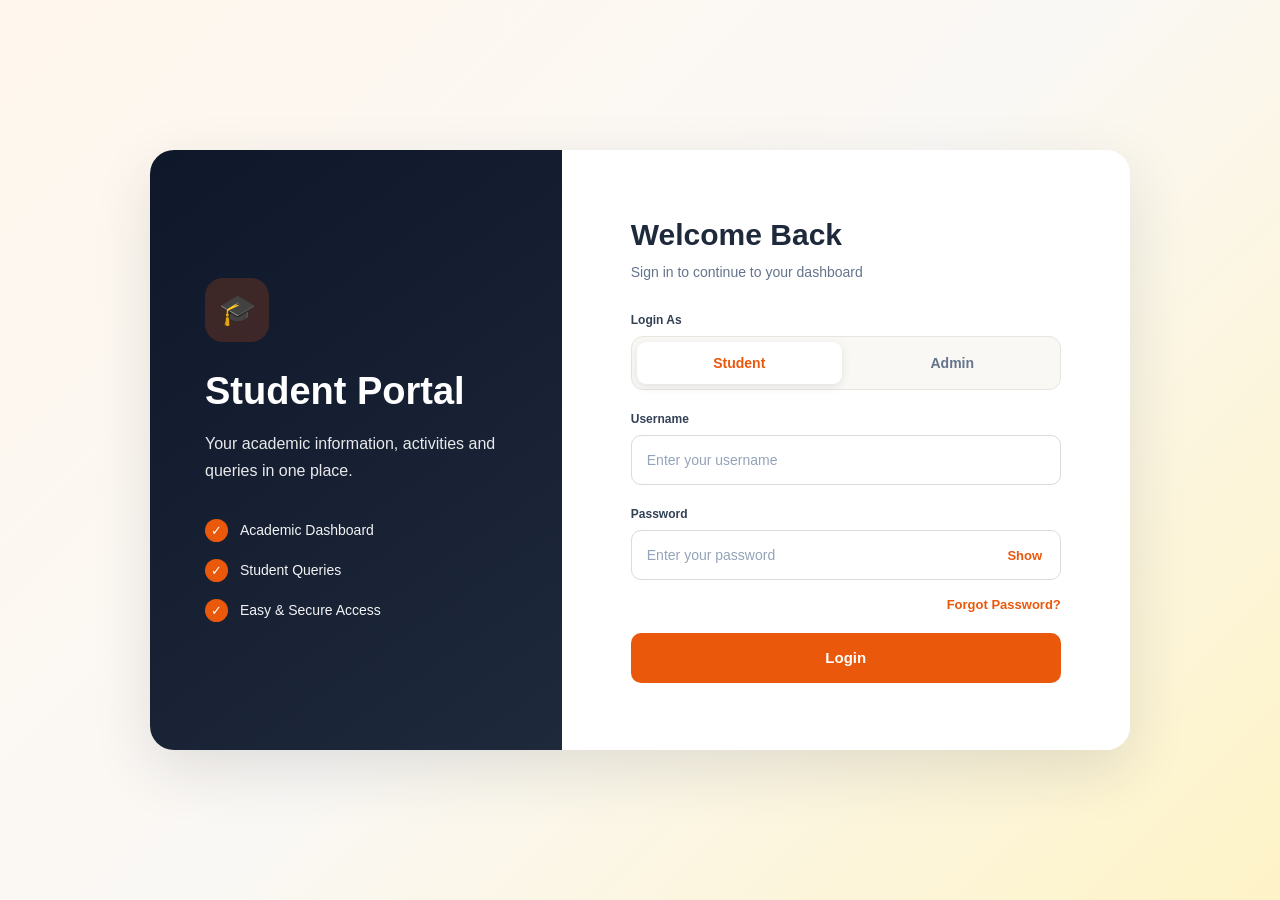
<file: index.html>
<!DOCTYPE html>
<html lang="en">

<head>

    <meta charset="UTF-8">

    <meta
        name="viewport"
        content="width=device-width, initial-scale=1.0"
    >

    <title>Student Portal - Login</title>

    <link
        rel="stylesheet"
        href="style.css"
    >

</head>


<body>

    <div class="login-page">

        <div class="login-card">


            <!-- =====================================
                 LEFT BRAND SECTION
            ====================================== -->

            <div class="login-brand">

                <div class="brand-icon">
                    🎓
                </div>

                <h1>
                    Student Portal
                </h1>

                <p>
                    Your academic information,
                    activities and queries
                    in one place.
                </p>

                <div class="brand-features">

                    <div class="brand-feature">
                        <span>✓</span>
                        Academic Dashboard
                    </div>

                    <div class="brand-feature">
                        <span>✓</span>
                        Student Queries
                    </div>

                    <div class="brand-feature">
                        <span>✓</span>
                        Easy & Secure Access
                    </div>

                </div>

            </div>


            <!-- =====================================
                 RIGHT LOGIN SECTION
            ====================================== -->

            <div class="login-section">

                <div class="login-box">


                    <div class="login-header">

                        <h2>
                            Welcome Back
                        </h2>

                        <p>
                            Sign in to continue
                            to your dashboard
                        </p>

                    </div>


                    <!-- =================================
                         LOGIN ROLE
                    ================================== -->

                    <div class="form-group">

                        <label>
                            Login As
                        </label>


                        <div class="role-selector">

                            <button
                                type="button"
                                id="studentRoleButton"
                                class="role-button active"
                                data-role="student"
                            >
                                Student
                            </button>


                            <button
                                type="button"
                                id="adminRoleButton"
                                class="role-button"
                                data-role="admin"
                            >
                                Admin
                            </button>

                        </div>


                        <input
                            type="hidden"
                            id="role"
                            value="student"
                        >

                    </div>


                    <!-- =================================
                         LOGIN FORM
                    ================================== -->

                    <form
                        id="loginForm"
                        autocomplete="on"
                    >


                        <!-- USERNAME -->

                        <div class="form-group">

                            <label
                                for="username"
                            >
                                Username
                            </label>

                            <input
                                type="text"
                                id="username"
                                name="username"
                                placeholder="Enter your username"
                                autocomplete="username"
                                required
                            >

                        </div>


                        <!-- PASSWORD -->

                        <div class="form-group">

                            <label
                                for="password"
                            >
                                Password
                            </label>


                            <div class="password-wrapper">

                                <input
                                    type="password"
                                    id="password"
                                    name="password"
                                    placeholder="Enter your password"
                                    autocomplete="current-password"
                                    required
                                >


                                <button
                                    type="button"
                                    id="passwordToggle"
                                    class="password-toggle"
                                >
                                    Show
                                </button>

                            </div>

                        </div>


                        <!-- FORGOT PASSWORD -->

                        <div class="forgot-row">

                            <button
                                type="button"
                                id="forgotPassword"
                                class="forgot-button"
                            >
                                Forgot Password?
                            </button>

                        </div>


                        <!-- LOGIN MESSAGE -->

                        <div
                            id="loginMessage"
                            class="login-message"
                        ></div>


                        <!-- LOGIN BUTTON -->

                        <button
                            type="submit"
                            id="loginButton"
                            class="login-button"
                        >
                            Login
                        </button>
                    </form>
                    </div>
                </div>
            </div>
        </div>
    </div>
    <!-- =========================================
         JAVASCRIPT
    ========================================== -->

    <script
        src="script.js"
    ></script>

</body>

</html>
</file>
<file: style.css>
/* ==========================================
   GLOBAL
========================================== */

* {
    margin: 0;
    padding: 0;
    box-sizing: border-box;
}

html,
body {
    width: 100%;
    min-height: 100%;
}

body {
    font-family: Arial, Helvetica, sans-serif;
    background: #faf8f5;
    color: #1e293b;
}


/* ==========================================
   LOGIN PAGE
========================================== */

.login-page {
    min-height: 100vh;
    display: flex;
    align-items: center;
    justify-content: center;
    padding: 30px;
    background: linear-gradient(
        135deg,
        #fff7ed 0%,
        #faf8f5 50%,
        #fef3c7 100%
    );
}


/* ==========================================
   LOGIN CARD
========================================== */

.login-card {
    width: 100%;
    max-width: 980px;
    min-height: 600px;
    display: grid;
    grid-template-columns: 42% 58%;
    background: #ffffff;
    border-radius: 24px;
    overflow: hidden;
    box-shadow: 0 20px 60px rgba(30, 41, 59, 0.12);
}


/* ==========================================
   LEFT BRAND SECTION
========================================== */

.login-brand {
    display: flex;
    flex-direction: column;
    justify-content: center;
    padding: 55px;
    background: linear-gradient(
        145deg,
        #0f172a,
        #1e293b
    );
    color: #ffffff;
}

.brand-icon {
    width: 64px;
    height: 64px;
    display: flex;
    align-items: center;
    justify-content: center;
    margin-bottom: 28px;
    border-radius: 18px;
    background: rgba(234, 88, 12, 0.20);
    color: #fb923c;
    font-size: 30px;
}

.login-brand h1 {
    margin-bottom: 16px;
    font-size: 38px;
    line-height: 1.15;
    font-weight: 700;
}

.login-brand > p {
    max-width: 340px;
    margin-bottom: 35px;
    font-size: 16px;
    line-height: 1.7;
    color: rgba(255, 255, 255, 0.9);
}


/* ==========================================
   BRAND FEATURES
========================================== */

.brand-features {
    display: flex;
    flex-direction: column;
    gap: 17px;
}

.brand-feature {
    display: flex;
    align-items: center;
    gap: 12px;
    font-size: 14px;
    color: rgba(255, 255, 255, 0.95);
}

.brand-feature span {
    width: 23px;
    height: 23px;
    display: flex;
    align-items: center;
    justify-content: center;
    border-radius: 50%;
    background: #ea580c;
    color: #ffffff;
    font-size: 13px;
}


/* ==========================================
   RIGHT LOGIN SECTION
========================================== */

.login-section {
    display: flex;
    align-items: center;
    justify-content: center;
    padding: 45px;
    background: #ffffff;
}

.login-box {
    width: 100%;
    max-width: 430px;
}


/* ==========================================
   LOGIN HEADER
========================================== */

.login-header {
    margin-bottom: 28px;
}

.login-header h2 {
    margin-bottom: 8px;
    font-size: 30px;
    line-height: 1.2;
    color: #1e293b;
}

.login-header p {
    font-size: 14px;
    line-height: 1.6;
    color: #64748b;
}


/* ==========================================
   FORM GROUP
========================================== */

.form-group {
    width: 100%;
    margin-bottom: 20px;
}

.form-group > label {
    display: block;
    margin-bottom: 9px;
    font-size: 14px;
    font-weight: 600;
    color: #334155;
}


/* ==========================================
   ROLE SELECTOR
========================================== */

.role-selector {
    width: 100%;
    display: grid;
    grid-template-columns: 1fr 1fr;
    gap: 8px;
    padding: 5px;
    margin-bottom: 20px;
    border: 1px solid #e7e5df;
    border-radius: 12px;
    background: #faf8f5;
}

.role-button {
    height: 42px;
    border: none;
    border-radius: 9px;
    background: transparent;
    color: #64748b;
    font-size: 14px;
    font-weight: 600;
    cursor: pointer;
    transition: all 0.2s ease;
}

.role-button:hover {
    color: #ea580c;
}

.role-button.active {
    background: #ffffff;
    color: #ea580c;
    box-shadow: 0 3px 10px rgba(30, 41, 59, 0.1);
}


/* ==========================================
   INPUTS
========================================== */

.form-group input[type="text"],
.form-group input[type="password"] {
    width: 100%;
    height: 50px;
    padding: 0 15px;
    border: 1px solid #d9ddd5;
    border-radius: 10px;
    outline: none;
    background: #ffffff;
    color: #1e293b;
    font-size: 14px;
    transition:
        border-color 0.2s ease,
        box-shadow 0.2s ease;
}

.form-group input[type="text"]:focus,
.form-group input[type="password"]:focus {
    border-color: #ea580c;
    box-shadow: 0 0 0 3px rgba(234, 88, 12, 0.10);
}

.form-group input::placeholder {
    color: #94a3b8;
}


/* ==========================================
   PASSWORD WRAPPER
========================================== */

.password-wrapper {
    position: relative;
    width: 100%;
    display: flex;
    align-items: center;
}

.password-wrapper input {
    padding-right: 70px;
}


/* ==========================================
   PASSWORD SHOW / HIDE
========================================== */

.password-toggle {
    position: absolute;
    top: 50%;
    right: 12px;
    transform: translateY(-50%);

    width: 48px;
    height: 34px;

    border: none;
    border-radius: 7px;

    background: transparent;
    color: #ea580c;

    font-size: 13px;
    font-weight: 600;

    cursor: pointer;
}

.password-toggle:hover {
    background: #fff7ed;
}


/* ==========================================
   FORGOT PASSWORD
========================================== */

.forgot-row {
    display: flex;
    justify-content: flex-end;
    margin-top: -5px;
    margin-bottom: 18px;
}

.forgot-button {
    border: none;
    background: transparent;
    color: #ea580c;
    font-size: 13px;
    font-weight: 600;
    cursor: pointer;
}

.forgot-button:hover {
    text-decoration: underline;
}


/* ==========================================
   LOGIN MESSAGE
========================================== */

.login-message {
    display: none;
    min-height: 20px;
    margin-bottom: 12px;
    padding: 10px 12px;
    border-radius: 8px;
    font-size: 13px;
    line-height: 1.5;
}

.login-message.error {
    display: block;
    background: #fef2f2;
    color: #dc2626;
}

.login-message.success {
    display: block;
    background: #f0fdf4;
    color: #15803d;
}


/* ==========================================
   LOGIN BUTTON
========================================== */

.login-button {
    width: 100%;
    height: 50px;
    border: none;
    border-radius: 10px;

    background: #ea580c;
    color: #ffffff;

    font-size: 15px;
    font-weight: 700;

    cursor: pointer;

    transition:
        background 0.2s ease,
        transform 0.2s ease,
        box-shadow 0.2s ease;
}

.login-button:hover {
    background: #c2410c;
    box-shadow: 0 8px 20px rgba(234, 88, 12, 0.20);
}

.login-button:active {
    transform: translateY(1px);
}

.login-button:disabled {
    opacity: 0.65;
    cursor: not-allowed;
    box-shadow: none;
}

/* ==========================================
   RESPONSIVE - TABLET
========================================== */

@media (max-width: 850px) {

    .login-page {
        padding: 20px;
    }

    .login-card {
        max-width: 650px;
        grid-template-columns: 1fr;
    }

    .login-brand {
        padding: 35px;
    }

    .login-brand h1 {
        font-size: 32px;
    }

    .brand-features {
        flex-direction: row;
        flex-wrap: wrap;
        gap: 12px 22px;
    }

    .login-section {
        padding: 40px 30px;
    }

}


/* ==========================================
   RESPONSIVE - MOBILE
========================================== */

@media (max-width: 550px) {

    .login-page {
        min-height: 100vh;
        padding: 12px;
    }

    .login-card {
        border-radius: 18px;
    }

    .login-brand {
        padding: 30px 25px;
    }

    .brand-icon {
        width: 52px;
        height: 52px;
        margin-bottom: 18px;
        font-size: 25px;
    }

    .login-brand h1 {
        font-size: 28px;
    }

    .login-brand > p {
        margin-bottom: 22px;
        font-size: 14px;
    }

    .brand-features {
        display: none;
    }

    .login-section {
        padding: 30px 22px;
    }

    .login-header h2 {
        font-size: 25px;
    }

    .role-selector {
        margin-bottom: 18px;
    }

}


/* ==========================================
   VERY SMALL SCREENS
========================================== */

@media (max-width: 360px) {

    .login-section {
        padding: 25px 16px;
    }

    .login-brand {
        padding: 25px 20px;
    }

    .login-brand h1 {
        font-size: 25px;
    }

}


/* =========================================================
   STUDENT PORTAL - STUDENT DASHBOARD
   ORANGE + NAVY + CREAM THEME
   ========================================================= */

:root {
    --primary: #ea580c;
    --primary-dark: #c2410c;
    --primary-light: #ffedd5;

    --text: #1e293b;
    --muted: #64748b;

    --border: #e7e5df;
    --background: #faf8f5;
    --white: #ffffff;

    --success: #15803d;
    --success-bg: #dcfce7;

    --warning: #b45309;
    --warning-bg: #fef3c7;

    --accent: #f59e0b;
    --accent-light: #fef3c7;

    --navy: #1e293b;
    --navy-dark: #0f172a;

    --shadow: 0 8px 24px rgba(30, 41, 59, 0.08);
}

html {
    scroll-behavior: smooth;
}

body {
    font-family: Inter, "Segoe UI", Arial, sans-serif;
    background: var(--background);
    color: var(--text);
    line-height: 1.5;
}

a {
    color: inherit;
    text-decoration: none;
}

button,
input,
textarea {
    font: inherit;
}

button {
    cursor: pointer;
}


/* =========================
   LAYOUT
========================= */

.student-layout {
    min-height: 100vh;
    display: flex;
}


/* =========================
   SIDEBAR
========================= */

.sidebar {
    width: 250px;
    min-height: 100vh;
    position: fixed;
    left: 0;
    top: 0;
    bottom: 0;
    background: var(--navy-dark);
    border-right: 1px solid #0b1220;
    display: flex;
    flex-direction: column;
    z-index: 100;
}

.sidebar-logo {
    min-height: 86px;
    padding: 20px 18px;
    display: flex;
    align-items: center;
    gap: 12px;
    border-bottom: 1px solid rgba(255,255,255,0.08);
}

.logo-icon {
    width: 42px;
    height: 42px;
    border-radius: 12px;
    background: var(--primary);
    color: white;
    display: grid;
    place-items: center;
    font-size: 21px;
    font-weight: 800;
}

.sidebar-logo h2 {
    font-size: 17px;
    line-height: 1.2;
    color: #ffffff;
}

.sidebar-logo span {
    display: block;
    margin-top: 3px;
    color: #94a3b8;
    font-size: 12px;
}

.sidebar-nav {
    padding: 18px 12px;
    display: flex;
    flex-direction: column;
    gap: 5px;
}

.nav-item,
.bottom-item {
    min-height: 44px;
    padding: 10px 13px;
    border-radius: 10px;
    display: flex;
    align-items: center;
    gap: 11px;
    color: #cbd5e1;
    font-size: 14px;
    font-weight: 600;
    transition: 0.2s ease;
}

.nav-item:hover,
.bottom-item:hover {
    background: rgba(234, 88, 12, 0.12);
    color: #fb923c;
}

.nav-item.active {
    background: var(--primary);
    color: #ffffff;
}

.nav-icon {
    width: 22px;
    text-align: center;
    font-size: 17px;
}

.sidebar-bottom {
    margin-top: auto;
    padding: 14px 12px 18px;
    border-top: 1px solid rgba(255,255,255,0.08);
}

.logout {
    color: #f87171;
}


/* =========================
   MAIN CONTENT
========================= */

.main-content {
    width: calc(100% - 250px);
    margin-left: 250px;
    min-height: 100vh;
    padding: 28px 34px 50px;
}


/* =========================
   TOP BAR
========================= */

.top-bar {
    min-height: 68px;
    margin-bottom: 24px;
    display: flex;
    align-items: center;
    justify-content: space-between;
    gap: 20px;
}

.page-title h1 {
    font-size: 28px;
    line-height: 1.2;
    letter-spacing: -0.5px;
}

.page-title p {
    margin-top: 6px;
    color: var(--muted);
    font-size: 14px;
}

.student-actions {
    display: flex;
    align-items: center;
    gap: 18px;
}

.notification-button {
    position: relative;
    width: 42px;
    height: 42px;
    border: 1px solid var(--border);
    border-radius: 50%;
    background: white;
    color: var(--navy);
    font-size: 18px;
    display: grid;
    place-items: center;
}

.notification-button:hover {
    background: var(--primary-light);
    color: var(--primary);
}

.notification-dot {
    position: absolute;
    width: 8px;
    height: 8px;
    top: 8px;
    right: 8px;
    border-radius: 50%;
    background: #ef4444;
    border: 2px solid white;
}

.student-profile {
    display: flex;
    align-items: center;
    gap: 10px;
}

.profile-avatar {
    width: 42px;
    height: 42px;
    border-radius: 50%;
    background: var(--primary-light);
    color: var(--primary);
    display: grid;
    place-items: center;
    font-weight: 800;
}

.profile-info strong,
.profile-info span {
    display: block;
}

.profile-info strong {
    font-size: 14px;
}

.profile-info span {
    color: var(--muted);
    font-size: 12px;
}


/* =========================
   WELCOME CARD
========================= */

.welcome-card {
    min-height: 175px;
    padding: 30px 34px;
    margin-bottom: 22px;
    border-radius: 18px;
    background: linear-gradient(
        135deg,
        #0f172a,
        #1e293b
    );
    color: white;
    display: flex;
    align-items: center;
    justify-content: space-between;
    overflow: hidden;
    position: relative;
    box-shadow: 0 12px 30px rgba(30, 41, 59, 0.18);
    border-left: 5px solid var(--primary);
}

.welcome-label {
    display: block;
    margin-bottom: 7px;
    font-size: 13px;
    opacity: 0.85;
    font-weight: 600;
}

.welcome-card h2 {
    font-size: 27px;
    margin-bottom: 5px;
}

.welcome-card p {
    font-size: 14px;
    opacity: 0.9;
}

.welcome-icon {
    width: 90px;
    height: 90px;
    border-radius: 50%;
    background: rgba(234, 88, 12, 0.18);
    color: #fb923c;
    display: grid;
    place-items: center;
    font-size: 43px;
}


/* =========================
   STAT CARDS
========================= */

.stats-grid {
    display: grid;
    grid-template-columns: repeat(4, 1fr);
    gap: 16px;
    margin-bottom: 22px;
}

.stat-card {
    background: var(--white);
    border: 1px solid var(--border);
    border-radius: 15px;
    padding: 19px;
    display: flex;
    align-items: center;
    gap: 14px;
    box-shadow: var(--shadow);
}

.stat-card:hover {
    border-color: #fed7aa;
}

.stat-icon {
    width: 48px;
    height: 48px;
    flex: 0 0 48px;
    border-radius: 12px;
    background: var(--primary-light);
    color: var(--primary);
    display: grid;
    place-items: center;
    font-size: 21px;
}

.stat-content span,
.stat-content small {
    display: block;
}

.stat-content span {
    color: #475569;
    font-size: 12px;
    font-weight: 600;
}

.stat-content h2 {
    margin: 1px 0;
    font-size: 24px;
}

.stat-content small {
    color: var(--muted);
    font-size: 11px;
}


/* =========================
   DASHBOARD GRID
========================= */

.dashboard-grid {
    display: grid;
    grid-template-columns: repeat(2, minmax(0, 1fr));
    gap: 18px;
    margin-bottom: 18px;
}

.dashboard-card,
.query-form-card,
.profile-card {
    background: var(--white);
    border: 1px solid var(--border);
    border-radius: 16px;
    box-shadow: var(--shadow);
}

.dashboard-card {
    padding: 22px;
}

.card-header {
    display: flex;
    align-items: flex-start;
    justify-content: space-between;
    gap: 15px;
    padding-bottom: 17px;
    border-bottom: 1px solid #e9ebe7;
}

.card-header h3 {
    font-size: 16px;
}

.card-header p {
    margin-top: 3px;
    color: var(--muted);
    font-size: 12px;
}

.card-header > a {
    color: var(--primary);
    font-size: 12px;
    font-weight: 700;
    white-space: nowrap;
}

.card-header > a:hover {
    color: var(--primary-dark);
}


/* =========================
   EVENTS
========================= */

.event-list {
    padding-top: 5px;
}

.event-item {
    display: flex;
    align-items: center;
    gap: 14px;
    padding: 15px 0;
    border-bottom: 1px solid #eef0ed;
}

.event-item:last-child {
    border-bottom: 0;
}

.event-date {
    width: 48px;
    min-width: 48px;
    height: 52px;
    border-radius: 11px;
    background: var(--primary-light);
    color: var(--primary);
    display: flex;
    flex-direction: column;
    justify-content: center;
    align-items: center;
}

.event-date strong {
    font-size: 17px;
    line-height: 1;
}

.event-date span {
    font-size: 9px;
    font-weight: 800;
    margin-top: 3px;
}

.event-details h4,
.recording-item h4,
.task-info h4 {
    font-size: 13px;
    line-height: 1.35;
}

.event-details p,
.recording-item p,
.task-info p {
    margin-top: 4px;
    color: var(--muted);
    font-size: 11px;
}


/* =========================
   RECORDINGS
========================= */

.recording-list {
    padding-top: 5px;
}

.recording-item {
    display: flex;
    align-items: center;
    gap: 13px;
    padding: 14px 0;
    border-bottom: 1px solid #eef0ed;
}

.recording-item:last-child {
    border-bottom: 0;
}

.play-button {
    width: 36px;
    height: 36px;
    min-width: 36px;
    flex: 0 0 36px;
    border: 0;
    border-radius: 50%;
    background: var(--primary-light);
    color: var(--primary);
    display: grid;
    place-items: center;
    font-size: 12px;
}

.play-button:hover {
    background: var(--primary);
    color: white;
}


/* =========================
   SMALL ACTION BUTTONS
========================= */

.recording-item button,
.recording-item a,
.event-item button,
.event-item a,
.task-item button,
.task-item a {
    padding: 7px 12px !important;
    font-size: 12px !important;
    border-radius: 7px !important;
    min-height: 32px;
    width: auto !important;
}

.recording-item .primary-button,
.event-item .primary-button,
.task-item .primary-button {
    padding: 7px 12px !important;
    font-size: 12px !important;
    margin-top: 0 !important;
}

.view-button,
.open-button {
    padding: 7px 12px !important;
    font-size: 12px !important;
    border-radius: 7px !important;
    width: auto !important;
    min-width: 0 !important;
}


/* =========================
   TASKS
========================= */

.task-list {
    padding-top: 5px;
}

.task-item {
    display: flex;
    align-items: center;
    justify-content: space-between;
    gap: 15px;
    padding: 15px 0;
    border-bottom: 1px solid #eef0ed;
}

.task-item:last-child {
    border-bottom: 0;
}

.status {
    display: inline-flex;
    align-items: center;
    padding: 5px 9px;
    border-radius: 20px;
    font-size: 10px;
    font-weight: 800;
    white-space: nowrap;
}

.status.pending {
    background: var(--warning-bg);
    color: var(--warning);
}

.status.resolved {
    background: var(--success-bg);
    color: var(--success);
}


/* =========================
   PLACEMENT
========================= */

.progress-container {
    padding: 17px 0 12px;
}

.progress-header {
    display: flex;
    justify-content: space-between;
    color: #475569;
    font-size: 12px;
}

.progress-header strong {
    color: var(--primary);
}

.progress-bar {
    height: 9px;
    margin-top: 9px;
    background: #e5e7eb;
    border-radius: 10px;
    overflow: hidden;
}

.progress-fill {
    height: 100%;
    border-radius: inherit;
    background: var(--primary);
}

.placement-item {
    display: flex;
    align-items: center;
    gap: 12px;
    padding: 10px 0;
}

.placement-item > span {
    width: 25px;
    height: 25px;
    border-radius: 50%;
    display: grid;
    place-items: center;
    background: #f3f4f6;
    color: #9ca3af;
    font-size: 12px;
}

.placement-item.completed > span {
    background: var(--success-bg);
    color: var(--success);
}

.placement-item.current > span {
    background: var(--primary-light);
    color: var(--primary);
}

.placement-item strong,
.placement-item small {
    display: block;
}

.placement-item strong {
    font-size: 12px;
}

.placement-item small {
    margin-top: 1px;
    color: var(--muted);
    font-size: 10px;
}


/* =========================
   OTHER SECTIONS
========================= */

.content-section {
    width: 100%;
}

.section-header {
    margin-bottom: 20px;
}

.section-header h2 {
    font-size: 23px;
}

.section-header p {
    margin-top: 4px;
    color: var(--muted);
    font-size: 13px;
}

.content-placeholder {
    min-height: 300px;
    background: white;
    border: 1px solid var(--border);
    border-radius: 16px;
    box-shadow: var(--shadow);
    display: flex;
    flex-direction: column;
    align-items: center;
    justify-content: center;
    text-align: center;
    padding: 35px;
}

.placeholder-icon {
    width: 64px;
    height: 64px;
    margin-bottom: 15px;
    border-radius: 50%;
    background: var(--primary-light);
    color: var(--primary);
    display: grid;
    place-items: center;
    font-size: 28px;
}

.content-placeholder h3 {
    font-size: 17px;
}

.content-placeholder p {
    margin-top: 6px;
    color: var(--muted);
    font-size: 13px;
}


/* =========================
   QUERY FORM
========================= */

.query-form-card {
    padding: 24px;
    margin-bottom: 18px;
}

.query-form-card h3 {
    font-size: 17px;
}

.query-form-card > p {
    margin-top: 4px;
    color: var(--muted);
    font-size: 13px;
}

.form-group {
    margin-top: 18px;
}

.form-group label {
    display: block;
    margin-bottom: 7px;
    font-size: 12px;
    font-weight: 700;
}

.form-group input,
.form-group textarea {
    width: 100%;
    border: 1px solid #d9ddd5;
    border-radius: 9px;
    padding: 11px 12px;
    outline: none;
    background: white;
    color: var(--text);
    font-size: 13px;
}

.form-group input:focus,
.form-group textarea:focus {
    border-color: var(--primary);
    box-shadow: 0 0 0 3px rgba(234, 88, 12, 0.10);
}

.form-group textarea {
    resize: vertical;
}

.primary-button {
    margin-top: 18px;
    padding: 11px 18px;
    border: 0;
    border-radius: 9px;
    background: var(--primary);
    color: white;
    font-weight: 700;
    font-size: 13px;
}

.primary-button:hover {
    background: var(--primary-dark);
}

.login-message {
    margin-top: 10px;
    font-size: 12px;
}


/* =========================
   QUERY HISTORY
========================= */

.query-item {
    padding: 16px 0;
    display: flex;
    align-items: flex-start;
    justify-content: space-between;
    gap: 15px;
    border-bottom: 1px solid #eef0ed;
}

.query-item:last-child {
    border-bottom: 0;
}

.query-details strong,
.query-details p,
.query-details span {
    display: block;
}

.query-details strong {
    font-size: 13px;
}

.query-details p {
    margin-top: 4px;
    color: #475569;
    font-size: 12px;
}

.query-details span {
    margin-top: 5px;
    color: var(--muted);
    font-size: 10px;
}


/* =========================
   PROFILE
========================= */

.profile-card {
    padding: 30px;
    display: flex;
    align-items: center;
    gap: 20px;
}

.large-profile-avatar {
    width: 82px;
    height: 82px;
    flex: 0 0 82px;
    border-radius: 50%;
    background: var(--primary-light);
    color: var(--primary);
    display: grid;
    place-items: center;
    font-size: 30px;
    font-weight: 800;
}

.profile-details h2 {
    font-size: 21px;
}

.profile-details p {
    margin-top: 4px;
    color: var(--muted);
    font-size: 13px;
}

.profile-details span {
    display: inline-block;
    margin-top: 8px;
    padding: 4px 9px;
    border-radius: 20px;
    background: var(--primary-light);
    color: var(--primary);
    font-size: 10px;
    font-weight: 700;
}


/* =========================
   RESPONSIVE
========================= */

@media (max-width: 1100px) {

    .stats-grid {
        grid-template-columns: repeat(2, 1fr);
    }

    .dashboard-grid {
        grid-template-columns: 1fr;
    }

}

@media (max-width: 800px) {

    .sidebar {
        width: 210px;
    }

    .main-content {
        width: calc(100% - 210px);
        margin-left: 210px;
        padding: 22px;
    }

    .top-bar {
        align-items: flex-start;
    }

}

@media (max-width: 650px) {

    .student-layout {
        display: block;
    }

    .sidebar {
        position: relative;
        width: 100%;
        min-height: auto;
    }

    .sidebar-nav {
        flex-direction: row;
        overflow-x: auto;
    }

    .nav-item {
        flex: 0 0 auto;
    }

    .sidebar-bottom {
        display: flex;
        gap: 8px;
    }

    .main-content {
        width: 100%;
        margin-left: 0;
        padding: 18px;
    }

    .top-bar {
        flex-direction: column;
    }

    .student-actions {
        width: 100%;
        justify-content: space-between;
    }

    .stats-grid {
        grid-template-columns: 1fr;
    }

    .welcome-card {
        padding: 24px;
    }

    .welcome-icon {
        width: 65px;
        height: 65px;
        font-size: 30px;
    }

}

@media (max-width: 430px) {

    .dashboard-card,
    .query-form-card {
        padding: 17px;
    }

    .page-title h1 {
        font-size: 23px;
    }

    .welcome-card h2 {
        font-size: 22px;
    }

    .welcome-icon {
        display: none;
    }

}
</file>
